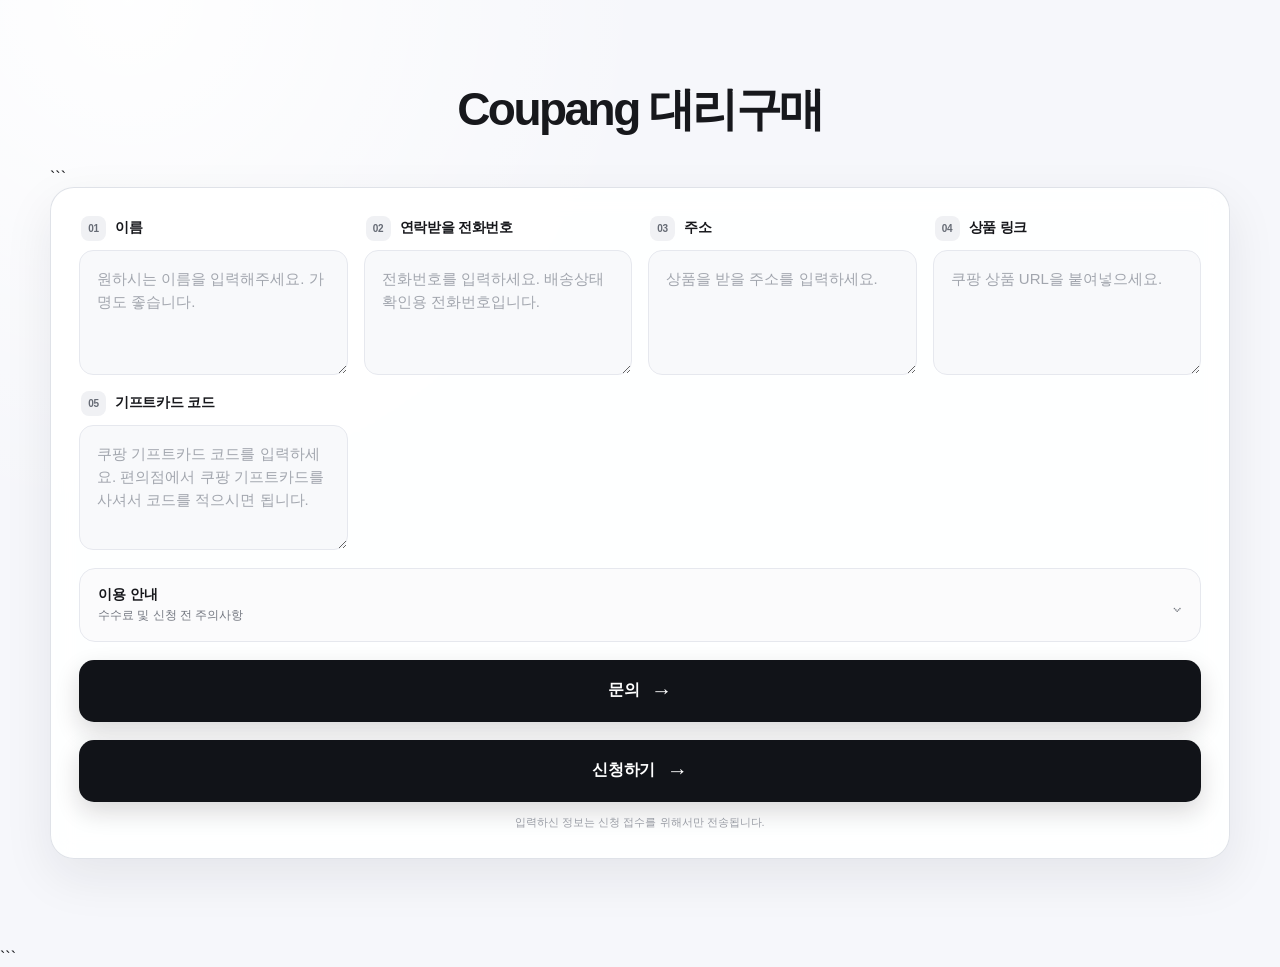
<file: index.html>
<!DOCTYPE html>

<html lang="ko">
<head>
    <meta charset="UTF-8">
    <meta name="viewport" content="width=device-width, initial-scale=1.0, viewport-fit=cover">
    <meta name="theme-color" content="#f6f7fb">
    <title>Coupang 대리구매</title>
    <link rel="stylesheet" href="style.css">
    <link rel="icon" type="image/jpeg" href="coupang.png">
</head>

<body>
    <main class="page">
        <header class="hero">
            <h1>Coupang 대리구매</h1>
        </header>

```
    <section class="form-card">
        <div class="form-grid">
            <div class="field-card">
                <label for="name">
                    <span class="field-number">01</span>
                    이름
                </label>
                <textarea id="name" rows="1" placeholder="원하시는 이름을 입력해주세요. 가명도 좋습니다."></textarea>
            </div>

            <div class="field-card">
                <label for="phone">
                    <span class="field-number">02</span>
                    연락받을 전화번호
                </label>
                <textarea id="phone" rows="1" placeholder="전화번호를 입력하세요. 배송상태 확인용 전화번호입니다." inputmode="tel"></textarea>
            </div>

            <div class="field-card">
                <label for="address">
                    <span class="field-number">03</span>
                    주소
                </label>
                <textarea id="address" rows="2" placeholder="상품을 받을 주소를 입력하세요."></textarea>
            </div>

            <div class="field-card">
                <label for="product">
                    <span class="field-number">04</span>
                    상품 링크
                </label>
                <textarea id="product" rows="2" placeholder="쿠팡 상품 URL을 붙여넣으세요."></textarea>
            </div>

            <div class="field-card">
                <label for="code">
                    <span class="field-number">05</span>
                    기프트카드 코드
                </label>
                <textarea id="code" rows="2" placeholder="쿠팡 기프트카드 코드를 입력하세요. 편의점에서 쿠팡 기프트카드를 사셔서 코드를 적으시면 됩니다."></textarea>
            </div>
        </div>

        <details class="notice">
            <summary>
                <span>
                    <strong>이용 안내</strong>
                    <small>수수료 및 신청 전 주의사항</small>
                </span>
                <span class="chevron">⌄</span>
            </summary>

            <div class="notice-content">
                <section>
                    <h2 style="font-size: 32px; font-weight: 900; text-align: center;">해외배송 안됩니다</h2>

                    <h2>수수료</h2>
                    <p>디스코드로 문의 바랍니다</p>
                    <p>
                        <a href="https://discord.gg/Zx6Rfhcvan" target="_blank" rel="noopener">
                            discord.gg/Zx6Rfhcvan
                        </a>
                    </p>

                    <ul class="fee-list">
                        <li><span>1만원 미만</span><b>무료</b></li>
                        <li><span>1만원 이상 ~ 5만원 미만</span><b>1만원</b></li>
                        <li><span>5만원 이상 ~ 10만원 미만</span><b>2만원</b></li>
                        <li><span>10만원 이상 ~ 15만원 미만</span><b>3만원</b></li>
                        <li><span>15만원 이상 ~ 20만원 미만</span><b>4만원</b></li>
                        <li><span>20만원 이상 ~ 25만원 미만</span><b>5만원</b></li>
                        <li><span>25만원 이상 ~ 30만원 미만</span><b>6만원</b></li>
                    </ul>

                    <p class="muted">이 이상은 추후에 추가하도록 하겠습니다.</p>
                </section>

                <section>
                    <h2>주의사항</h2>

                    <p>상품 링크 입력란에는 쿠팡의 상품 URL을 넣어주셔야 합니다.</p>
                    <p>코드란에는 편의점에서 구매할 수 있는 쿠팡 기프트카드 코드를 넣어주셔야 합니다.</p>

                    <div class="examples">
                        <div>
                            <span>상품가격</span>
                            <b>5,000원</b>
                            <em>→</em>
                            <b>기프트카드 1만원</b>
                        </div>

                        <div>
                            <span>상품가격</span>
                            <b>3만 5천원</b>
                            <em>→</em>
                            <b>기프트카드 5만원</b>
                        </div>

                        <div>
                            <span>상품가격</span>
                            <b>7만 5천원</b>
                            <em>→</em>
                            <b>기프트카드 10만원</b>
                        </div>

                        <div>
                            <span>상품가격</span>
                            <b>13만 5천원</b>
                            <em>→</em>
                            <b>기프트카드 17만원</b>
                        </div>
                    </div>

                    <p>
                        상품 가격이 기프트카드 가격을 넘어갈 때는 아래 형식으로 작성해주시기 바랍니다.
                    </p>

                    <div class="code-example">
                        <div>기프트 카드 1: ~~~~~~~ <span>(10만원)</span></div>
                        <div>기프트 카드 2: ~~~~~~~ <span>(7만원)</span></div>
                    </div>
                </section>
            </div>
        </details>

        <button
            class="submit-button contact-button"
            id="contactButton"
            type="button"
        >
            <span class="button-label">문의</span>
            <span class="button-arrow">→</span>
        </button>

        <button
            class="submit-button"
            id="submitButton"
            type="button"
        >
            <span class="button-label">신청하기</span>
            <span class="button-arrow">→</span>
        </button>

        <p class="secure-note">
            입력하신 정보는 신청 접수를 위해서만 전송됩니다.
        </p>
    </section>
</main>

<script>
    // 대리구매 신청 API
    const WORKER_URL =
        "https://coupang-api-server.yjh20130103.workers.dev/api/apply";

    // 문의 페이지 이동
    document.getElementById("contactButton").addEventListener("click", function () {
        window.location.href = "info.html";
    });

    // 대리구매 신청
    document.getElementById("submitButton").addEventListener("click", async function () {
        const name =
            document.getElementById("name").value.trim();

        const phone =
            document.getElementById("phone").value.trim();

        const address =
            document.getElementById("address").value.trim();

        const product =
            document.getElementById("product").value.trim();

        const code =
            document.getElementById("code").value.trim();

        if (!name || !phone || !address || !product || !code) {
            alert("모든 내용을 입력해주세요.");
            return;
        }

        const button =
            document.getElementById("submitButton");

        button.disabled = true;
        button.classList.add("loading");

        button.querySelector(".button-label").textContent =
            "신청 전송 중...";

        button.querySelector(".button-arrow").textContent =
            "···";

        try {
            const response = await fetch(WORKER_URL, {
                method: "POST",

                headers: {
                    "Content-Type": "application/json"
                },

                body: JSON.stringify({
                    name: name,
                    phone: phone,
                    address: address,
                    product: product,
                    code: code
                })
            });

            const responseText = await response.text();

            console.log("신청 응답:", response.status, responseText);

            if (!response.ok) {
                throw new Error(
                    "HTTP " +
                    response.status +
                    ": " +
                    responseText
                );
            }

            alert("신청이 정상적으로 접수되었습니다.");

            document.getElementById("name").value = "";
            document.getElementById("phone").value = "";
            document.getElementById("address").value = "";
            document.getElementById("product").value = "";
            document.getElementById("code").value = "";

        } catch (error) {
            console.error("신청 전송 오류:", error);

            alert(
                "신청 전송에 실패했습니다.\n\n" +
                "오류: " +
                error.message
            );

        } finally {
            button.disabled = false;
            button.classList.remove("loading");

            button.querySelector(".button-label").textContent =
                "신청하기";

            button.querySelector(".button-arrow").textContent =
                "→";
        }
    });
</script>
```

</body>
</html>
</file>
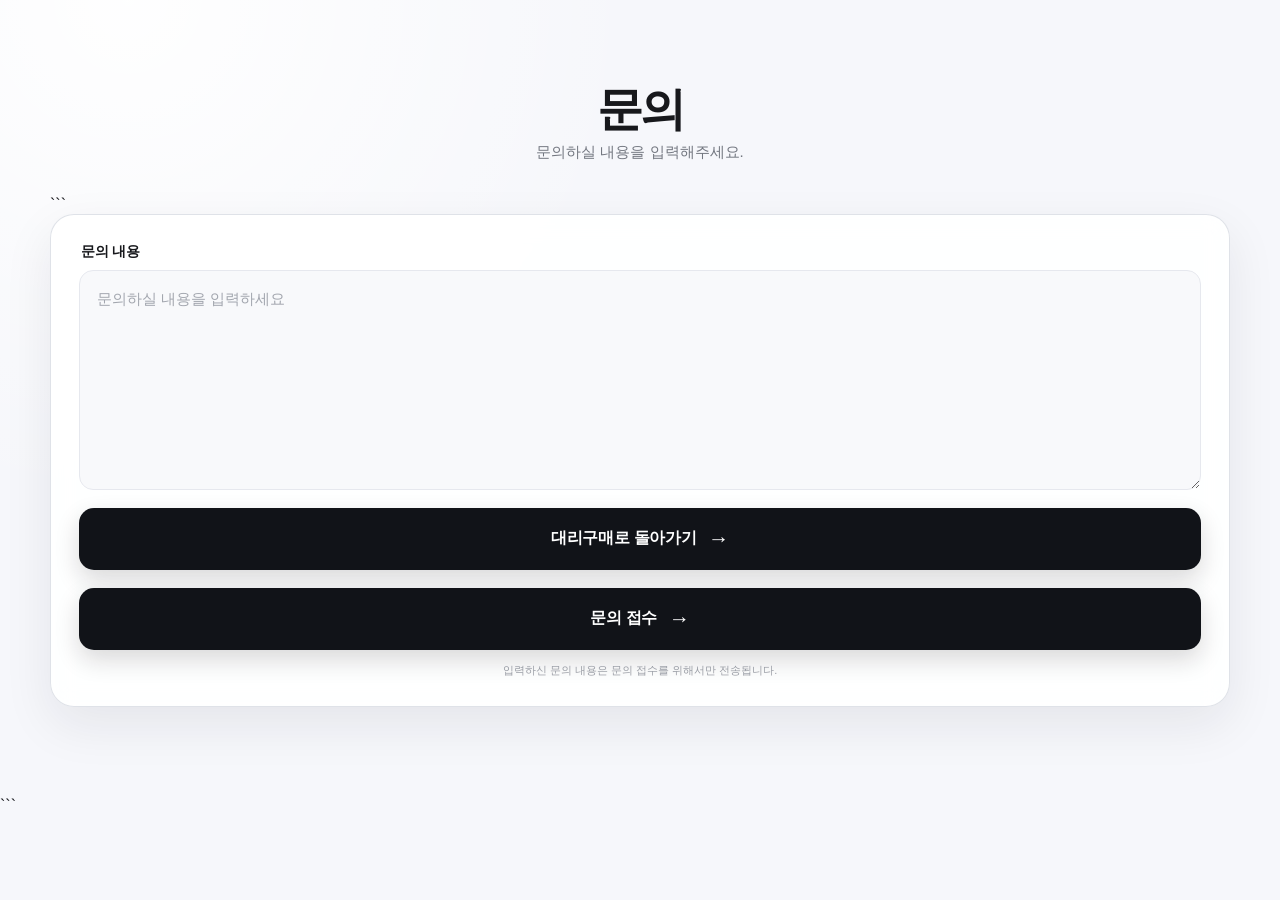
<file: info.html>
<!DOCTYPE html>

<html lang="ko">
<head>
    <meta charset="UTF-8">
    <meta name="viewport" content="width=device-width, initial-scale=1.0, viewport-fit=cover">
    <meta name="theme-color" content="#f6f7fb">
    <title>문의</title>
    <link rel="stylesheet" href="style.css">
    <link rel="icon" type="image/jpeg" href="coupang.png">
</head>

<body>
    <main class="page">
        <header class="hero">
            <h1>문의</h1>
            <p>문의하실 내용을 입력해주세요.</p>
        </header>

```
    <section class="form-card">
        <div class="field-card inquiry-field">
            <label for="inquiry">
                문의 내용
            </label>

            <textarea
                id="inquiry"
                rows="8"
                placeholder="문의하실 내용을 입력하세요"
            ></textarea>
        </div>

        <button
            class="submit-button"
            id="backButton"
            type="button"
        >
            <span class="button-label">대리구매로 돌아가기</span>
            <span class="button-arrow">→</span>
        </button>

        <button
            class="submit-button"
            id="inquiryButton"
            type="button"
        >
            <span class="button-label">문의 접수</span>
            <span class="button-arrow">→</span>
        </button>

        <p class="secure-note">
            입력하신 문의 내용은 문의 접수를 위해서만 전송됩니다.
        </p>
    </section>
</main>

<script>
    const WORKER_URL =
        "https://coupang-api-server.yjh20130103.workers.dev/api/inquiry";

    // 대리구매 페이지로 돌아가기
    document.getElementById("backButton").addEventListener("click", function () {
        window.location.href = "index.html";
    });

    // 문의 접수
    document.getElementById("inquiryButton").addEventListener("click", async function () {
        const inquiry =
            document.getElementById("inquiry").value.trim();

        if (!inquiry) {
            alert("문의 내용을 입력해주세요.");
            return;
        }

        const button =
            document.getElementById("inquiryButton");

        button.disabled = true;
        button.classList.add("loading");

        button.querySelector(".button-label").textContent =
            "문의 전송 중...";

        button.querySelector(".button-arrow").textContent =
            "···";

        try {
            const response = await fetch(WORKER_URL, {
                method: "POST",
                headers: {
                    "Content-Type": "application/json"
                },
                body: JSON.stringify({
                    inquiry: inquiry
                })
            });

            if (!response.ok) {
                throw new Error("전송 실패");
            }

            alert("문의가 정상적으로 접수되었습니다.");

            document.getElementById("inquiry").value = "";

        } catch (error) {
            console.error(error);

            alert(
                "문의 전송에 실패했습니다.\n" +
                "잠시 후 다시 시도해주세요."
            );

        } finally {
            button.disabled = false;
            button.classList.remove("loading");

            button.querySelector(".button-label").textContent =
                "문의 접수";

            button.querySelector(".button-arrow").textContent =
                "→";
        }
    });
</script>
```

</body>
</html>
</file>
<file: style.css>
* {
    box-sizing: border-box;
}

:root {
    --bg: #f6f7fb;
    --card: #ffffff;
    --text: #17181c;
    --muted: #737780;
    --line: #e6e8ee;
    --input: #f8f9fb;
    --accent: #111318;
    --accent-soft: #f0f1f4;
    --shadow: 0 18px 50px rgba(22, 27, 35, 0.08);
}

html {
    scroll-behavior: smooth;
}

body {
    margin: 0;
    min-height: 100vh;
    background:
        radial-gradient(circle at 10% 0%, rgba(255,255,255,.95), transparent 35%),
        var(--bg);
    color: var(--text);
    font-family: -apple-system, BlinkMacSystemFont, "Segoe UI", "Noto Sans KR",
        "Apple SD Gothic Neo", Arial, sans-serif;
    -webkit-font-smoothing: antialiased;
}

button,
textarea {
    font: inherit;
}

.page {
    width: min(1180px, calc(100% - 40px));
    margin: 0 auto;
    padding: 70px 0 90px;
}

.hero {
    text-align: center;
    margin-bottom: 34px;
}

.hero-badge {
    display: inline-flex;
    align-items: center;
    min-height: 28px;
    padding: 0 11px;
    border: 1px solid var(--line);
    border-radius: 999px;
    background: rgba(255,255,255,.7);
    color: #777b84;
    font-size: 10px;
    font-weight: 800;
    letter-spacing: .13em;
}

.hero h1 {
    margin: 14px 0 8px;
    font-size: clamp(30px, 4vw, 46px);
    line-height: 1.1;
    letter-spacing: -.055em;
}

.hero p {
    margin: 0;
    color: var(--muted);
    font-size: 15px;
}

.form-card {
    padding: 28px;
    border: 1px solid rgba(220,223,230,.9);
    border-radius: 24px;
    background: rgba(255,255,255,.9);
    box-shadow: var(--shadow);
    backdrop-filter: blur(12px);
}

.form-grid {
    display: grid;
    grid-template-columns: repeat(2, minmax(0, 1fr));
    gap: 16px;
}

.field-card {
    min-width: 0;
}

.field-card label {
    display: flex;
    align-items: center;
    gap: 9px;
    margin: 0 0 9px 2px;
    font-size: 14px;
    font-weight: 750;
    letter-spacing: -.02em;
}

.field-number {
    display: inline-flex;
    align-items: center;
    justify-content: center;
    width: 25px;
    height: 25px;
    border-radius: 8px;
    background: var(--accent-soft);
    color: #666b75;
    font-size: 10px;
    font-weight: 800;
}

textarea {
    display: block;
    width: 100%;
    min-height: 64px;
    padding: 16px 17px;
    border: 1px solid var(--line);
    border-radius: 14px;
    outline: none;
    background: var(--input);
    color: var(--text);
    font-size: 15px;
    line-height: 1.55;
    resize: vertical;
    transition: border-color .18s ease, box-shadow .18s ease, background .18s ease;
}

textarea::placeholder {
    color: #a2a6ae;
}

textarea:focus {
    border-color: #9da2ac;
    background: #fff;
    box-shadow: 0 0 0 4px rgba(17,19,24,.055);
}

.notice {
    margin-top: 18px;
    border: 1px solid var(--line);
    border-radius: 16px;
    overflow: hidden;
    background: #fbfbfc;
}

.notice summary {
    display: flex;
    align-items: center;
    justify-content: space-between;
    gap: 20px;
    padding: 17px 18px;
    cursor: pointer;
    list-style: none;
    user-select: none;
}

.notice summary::-webkit-details-marker {
    display: none;
}

.notice summary > span:first-child {
    display: flex;
    flex-direction: column;
    gap: 3px;
}

.notice summary strong {
    font-size: 14px;
}

.notice summary small {
    color: var(--muted);
    font-size: 12px;
}

.chevron {
    color: #777b83;
    font-size: 22px;
    line-height: 1;
    transition: transform .2s ease;
}

.notice[open] .chevron {
    transform: rotate(180deg);
}

.notice-content {
    display: grid;
    grid-template-columns: 1fr 1fr;
    gap: 28px;
    padding: 0 20px 22px;
    border-top: 1px solid var(--line);
}

.notice-content section {
    min-width: 0;
}

.notice-content h2 {
    margin: 22px 0 9px;
    font-size: 17px;
    letter-spacing: -.03em;
}

.notice-content p {
    margin: 7px 0;
    color: #5f636c;
    font-size: 13px;
    line-height: 1.65;
}

.notice-content a {
    color: inherit;
    text-decoration: underline;
    text-underline-offset: 3px;
}

.fee-list {
    display: grid;
    gap: 6px;
    margin: 13px 0;
    padding: 0;
    list-style: none;
}

.fee-list li {
    display: flex;
    justify-content: space-between;
    gap: 12px;
    padding: 9px 11px;
    border-radius: 9px;
    background: #f1f2f5;
    color: #60646d;
    font-size: 12px;
}

.fee-list b {
    color: var(--text);
    white-space: nowrap;
}

.muted {
    color: #969aa2 !important;
}

.examples {
    display: grid;
    gap: 6px;
    margin: 12px 0 15px;
}

.examples div {
    display: flex;
    flex-wrap: wrap;
    align-items: center;
    gap: 7px;
    padding: 9px 11px;
    border-radius: 9px;
    background: #f1f2f5;
    color: #60646d;
    font-size: 12px;
}

.examples b {
    color: var(--text);
}

.examples em {
    font-style: normal;
    color: #999da5;
}

.code-example {
    margin-top: 11px;
    padding: 12px 13px;
    border: 1px solid var(--line);
    border-radius: 10px;
    background: #f4f5f7;
    color: #555963;
    font-size: 12px;
    line-height: 1.8;
}

.code-example span {
    color: #999da5;
}

.submit-button {
    display: flex;
    align-items: center;
    justify-content: center;
    gap: 12px;
    width: 100%;
    min-height: 62px;
    margin-top: 18px;
    padding: 0 22px;
    border: 0;
    border-radius: 15px;
    background: var(--accent);
    color: #fff;
    box-shadow: 0 10px 25px rgba(17,19,24,.16);
    cursor: pointer;
    font-size: 16px;
    font-weight: 800;
    letter-spacing: -.02em;
    transition: transform .15s ease, box-shadow .15s ease, opacity .15s ease;
}

.submit-button:hover:not(:disabled) {
    transform: translateY(-2px);
    box-shadow: 0 14px 30px rgba(17,19,24,.21);
}

.submit-button:active:not(:disabled) {
    transform: translateY(0);
}

.submit-button:disabled {
    cursor: not-allowed;
    opacity: .62;
}

.button-arrow {
    font-size: 21px;
    line-height: 1;
}

.secure-note {
    margin: 13px 0 0;
    text-align: center;
    color: #999da5;
    font-size: 11px;
}

@media (min-width: 900px) {
    .form-grid {
        grid-template-columns: repeat(4, minmax(0, 1fr));
    }

    .field-card textarea {
        min-height: 125px;
    }
}

@media (max-width: 899px) {
    .page {
        padding-top: 48px;
    }

    .form-card {
        padding: 22px;
    }

    .notice-content {
        grid-template-columns: 1fr;
        gap: 4px;
    }
}

@media (max-width: 600px) {
    .page {
        width: min(100% - 24px, 520px);
        padding: 30px 0 50px;
    }

    .hero {
        margin-bottom: 22px;
    }

    .hero-badge {
        font-size: 9px;
    }

    .hero h1 {
        margin-top: 12px;
        font-size: 31px;
    }

    .hero p {
        font-size: 13px;
    }

    .form-card {
        padding: 16px;
        border-radius: 20px;
    }

    .form-grid {
        display: flex;
        flex-direction: column;
        gap: 13px;
    }

    .field-card label {
        margin-bottom: 7px;
        font-size: 13px;
    }

    .field-number {
        width: 23px;
        height: 23px;
    }

    textarea {
        min-height: 58px;
        padding: 14px;
        border-radius: 13px;
        font-size: 14px;
        resize: none;
    }

    #address,
    #product,
    #code {
        min-height: 76px;
    }

    .notice {
        margin-top: 13px;
        border-radius: 14px;
    }

    .notice summary {
        padding: 15px;
    }

    .notice-content {
        padding: 0 15px 17px;
    }

    .notice-content h2 {
        margin-top: 18px;
        font-size: 15px;
    }

    .notice-content p {
        font-size: 12px;
    }

    .fee-list li,
    .examples div,
    .code-example {
        font-size: 11px;
    }

    .submit-button {
        min-height: 58px;
        margin-top: 14px;
        border-radius: 14px;
        font-size: 15px;
    }

    .secure-note {
        font-size: 10px;
    }
}

@media (max-width: 360px) {
    .page {
        width: calc(100% - 18px);
    }

    .form-card {
        padding: 13px;
    }

    .hero h1 {
        font-size: 28px;
    }

    .fee-list li {
        font-size: 10px;
    }
}

.inquiry-field textarea {
    min-height: 180px;
}
</file>
